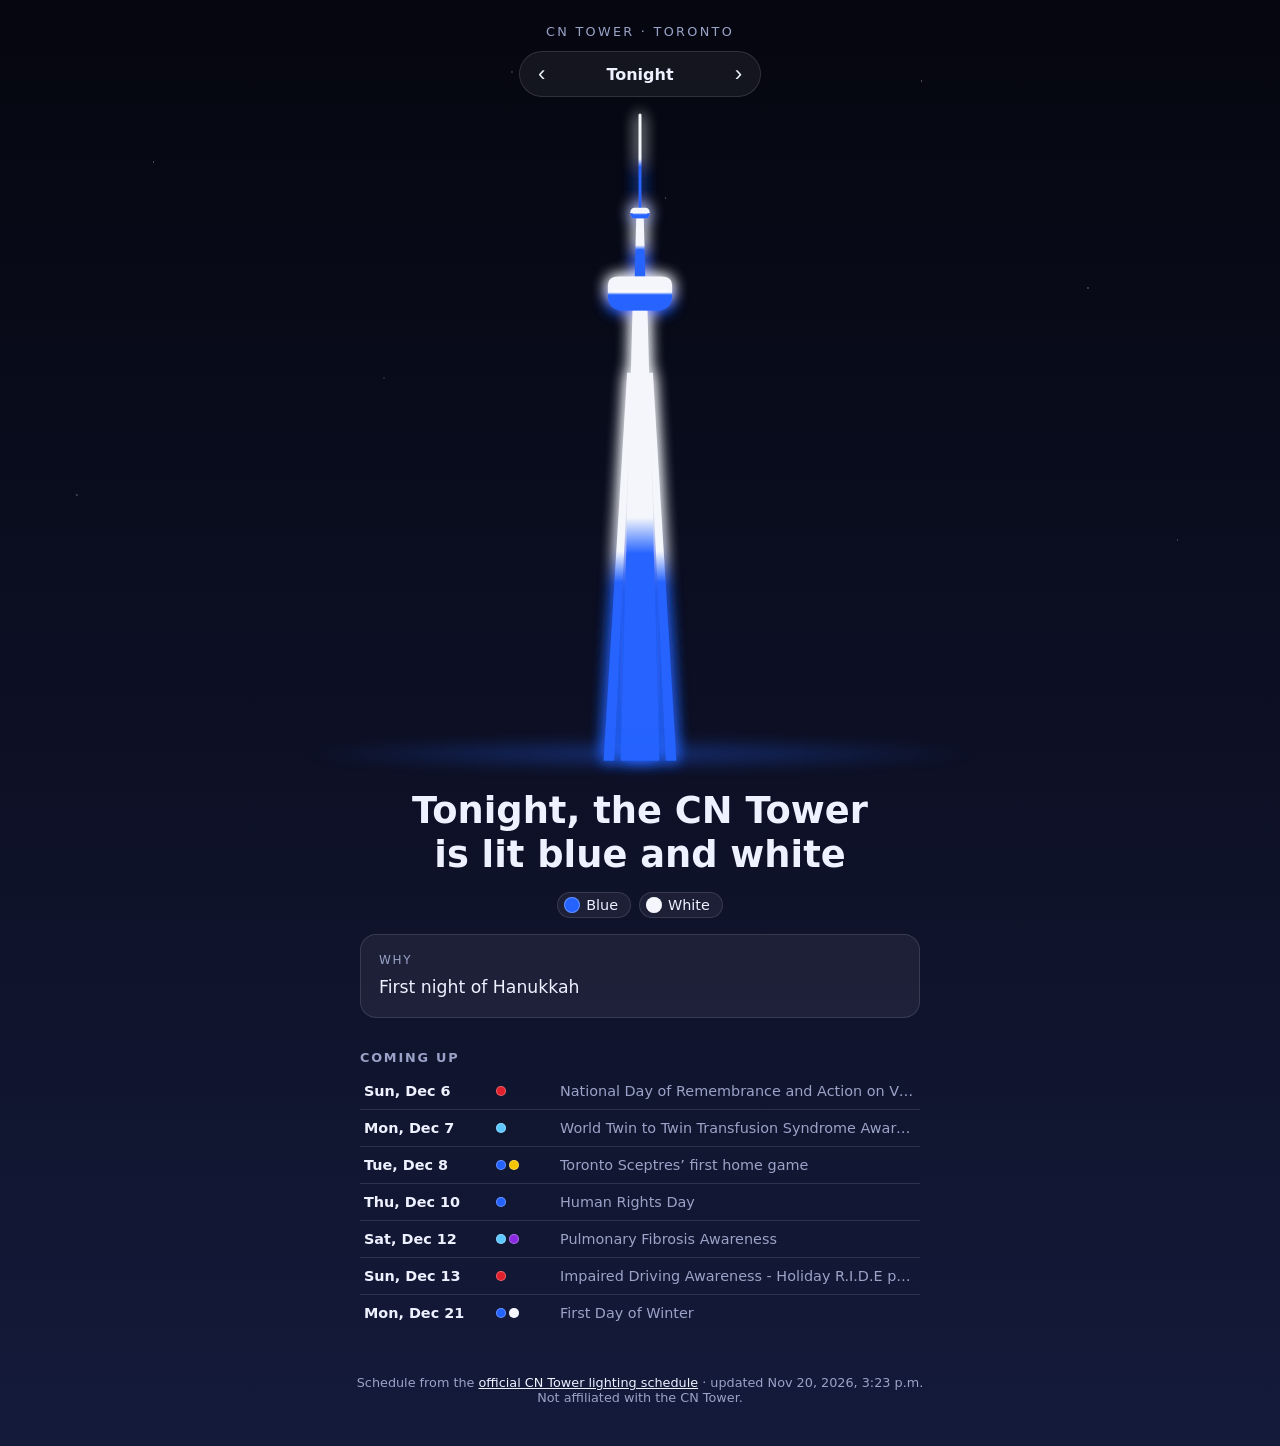
<file: index.html>
<!doctype html>
<html lang="en">
<head>
  <meta charset="utf-8">
  <meta name="viewport" content="width=device-width, initial-scale=1">
  <title>Why Is the CN Tower That Colour?</title>
  <meta name="description" content="Find out why the CN Tower is lit the colour it is tonight, or on any other night.">
  <link rel="icon" href="data:image/svg+xml,%3Csvg xmlns='http://www.w3.org/2000/svg' viewBox='0 0 32 32'%3E%3Cpath d='M15.6 1h.8v9h1.2l.4 4h1.5a2 2 0 0 1 0 3.4h-1.3L19 31h-6l.8-13.6h-1.3a2 2 0 0 1 0-3.4H14l.4-4h1.2z' fill='%23ff5fa2'/%3E%3C/svg%3E">
  <link rel="stylesheet" href="style.css">
</head>
<body>
  <div class="stars" aria-hidden="true"></div>

  <main>
    <header>
      <p class="eyebrow">CN Tower · Toronto</p>
      <nav class="night-nav" aria-label="Choose a night">
        <button id="prev" type="button" aria-label="Previous night">‹</button>
        <label class="date-pick">
          <span id="when">Tonight</span>
          <input id="date" type="date" aria-label="Pick a date">
        </label>
        <button id="next" type="button" aria-label="Next night">›</button>
      </nav>
    </header>

    <section class="scene">
      <!-- Shared shapes; each tower in #towers is a <use> of these with its own gradient. -->
      <svg width="0" height="0" class="defs" aria-hidden="true">
        <defs>
          <filter id="glow" x="-200%" y="-20%" width="500%" height="140%">
            <feGaussianBlur stdDeviation="7" result="b"/>
            <feMerge><feMergeNode in="b"/><feMergeNode in="b"/><feMergeNode in="SourceGraphic"/></feMerge>
          </filter>
          <symbol id="tower-shape" viewBox="30 0 140 620">
            <!-- antenna -->
            <rect x="98.6" y="8" width="2.8" height="92" rx="1.4"/>
            <!-- SkyPod -->
            <rect x="91" y="96" width="18" height="10" rx="4"/>
            <!-- upper shaft -->
            <polygon points="96.5,106 103.5,106 105,160 95,160"/>
            <!-- main pod -->
            <path d="M70 168 Q70 160 80 160 H120 Q130 160 130 168 V178 Q130 190 118 192 H82 Q70 190 70 178 Z"/>
            <!-- main shaft, three legs -->
            <polygon points="93,192 107,192 118,612 82,612"/>
            <polygon points="88,250 93,250 76,612 66,612"/>
            <polygon points="107,250 112,250 134,612 124,612"/>
          </symbol>
          <symbol id="tower-windows" viewBox="30 0 140 620">
            <rect x="74" y="172" width="52" height="3" rx="1.5"/>
            <rect x="93" y="100" width="14" height="2" rx="1"/>
          </symbol>
        </defs>
      </svg>
      <div id="towers" class="towers" role="img" aria-labelledby="headline"></div>
      <div class="ground" aria-hidden="true"></div>
    </section>

    <section class="story" aria-live="polite">
      <h1 id="headline">Loading tonight's lights…</h1>
      <div id="chips" class="chips"></div>
      <div id="reasons"></div>
    </section>

    <section class="upcoming" id="upcoming-wrap" hidden>
      <h2>Coming up</h2>
      <ol id="upcoming"></ol>
    </section>
  </main>

  <footer>
    <p>Schedule from the <a id="source" href="https://www.cntower.ca/lighting-schedule" rel="noopener">official CN Tower lighting schedule</a><span id="updated"></span><br>
    Not affiliated with the CN Tower.</p>
  </footer>

  <script src="app.js"></script>
</body>
</html>
</file>
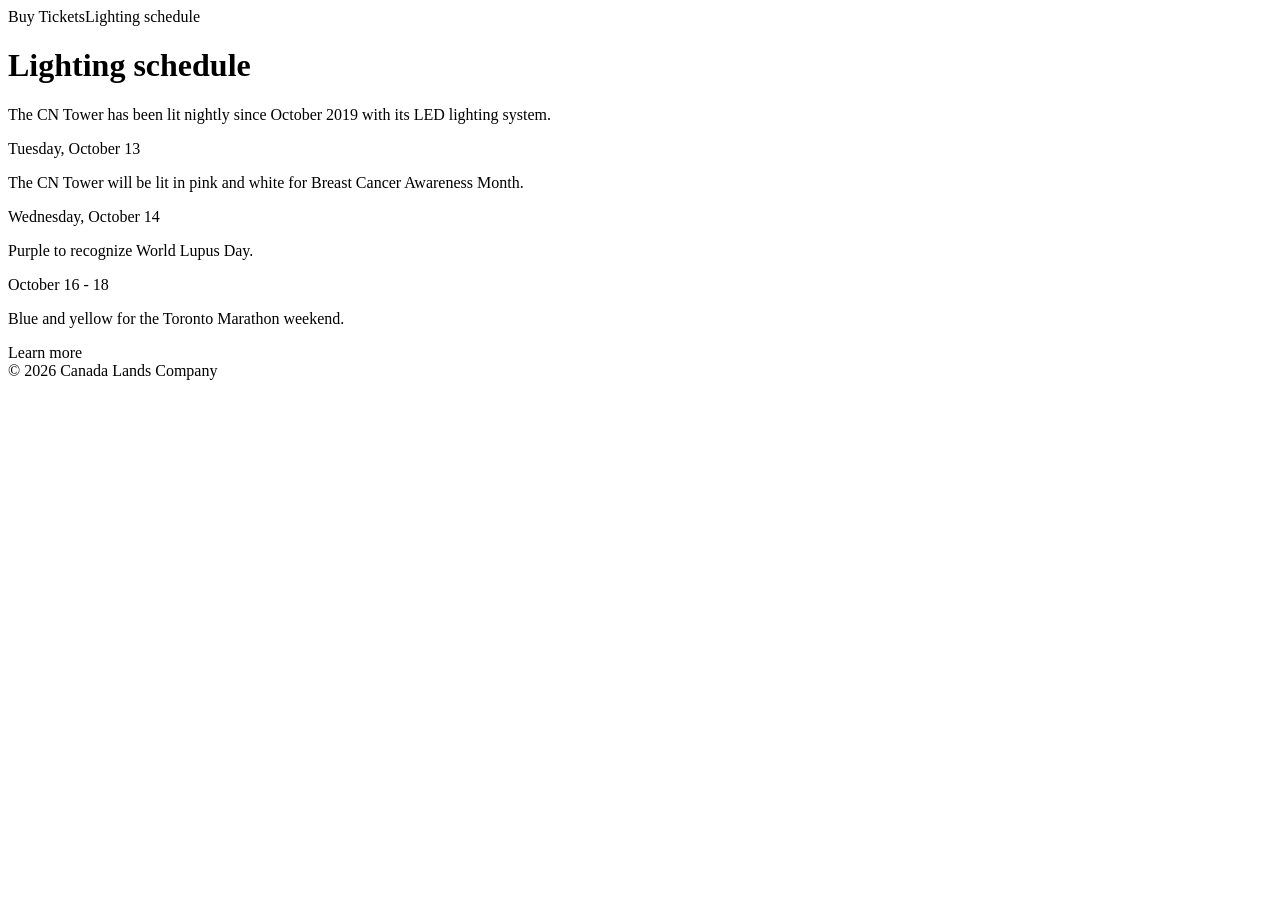
<file: tests/fixtures/cards.html>
<html><head><title>Lighting schedule | CN Tower</title><script>var x = "October 1 red";</script></head>
<body><nav><a>Buy Tickets</a><a>Lighting schedule</a></nav>
<main><h1>Lighting schedule</h1>
<p>The CN Tower has been lit nightly since October 2019 with its LED lighting system.</p>
<div class="views-row"><div class="date"><time datetime="2026-10-13T12:00:00Z">Tuesday, October 13</time></div>
  <div class="body"><p>The CN Tower will be lit in pink and white for Breast Cancer Awareness Month.</p></div></div>
<div class="views-row"><div class="date"><time datetime="2026-10-14T12:00:00Z">Wednesday, October 14</time></div>
  <div class="body"><p>Purple to recognize World Lupus Day.</p></div></div>
<div class="views-row"><div class="date">October 16 - 18</div>
  <div class="body"><p>Blue and yellow for the Toronto Marathon weekend.</p><a>Learn more</a></div></div>
</main><footer>© 2026 Canada Lands Company</footer></body></html>
</file>
<file: style.css>
:root {
  --sky-top: #05060f;
  --sky-bottom: #141a3a;
  --text: #eef1ff;
  --muted: #9aa3c7;
  --card: rgba(255, 255, 255, 0.06);
  --card-border: rgba(255, 255, 255, 0.12);
  --accent: #ff5fa2;
  --lit: #ffffff;
  color-scheme: dark;
}

* { box-sizing: border-box; }

html {
  min-height: 100%;
  background: linear-gradient(var(--sky-top), var(--sky-bottom));
  background-color: var(--sky-top);
}

body {
  margin: 0;
  min-height: 100vh;
  font-family: ui-sans-serif, system-ui, -apple-system, "Segoe UI", Roboto, sans-serif;
  color: var(--text);
  background: transparent;
  display: flex;
  flex-direction: column;
  overflow-x: hidden;
}

.stars {
  position: fixed;
  inset: 0;
  pointer-events: none;
  background-image:
    radial-gradient(1px 1px at 12% 18%, #fff8, transparent),
    radial-gradient(1px 1px at 72% 9%, #fff9, transparent),
    radial-gradient(1.5px 1.5px at 85% 32%, #fff6, transparent),
    radial-gradient(1px 1px at 30% 42%, #fff5, transparent),
    radial-gradient(1px 1px at 52% 22%, #fff7, transparent),
    radial-gradient(1.5px 1.5px at 6% 55%, #fff5, transparent),
    radial-gradient(1px 1px at 92% 60%, #fff6, transparent),
    radial-gradient(1px 1px at 40% 8%, #fff8, transparent);
}

main {
  flex: 1;
  width: 100%;
  max-width: 720px;
  margin: 0 auto;
  padding: 24px 16px 8px;
  position: relative;
}

header { text-align: center; }

.eyebrow {
  margin: 0 0 12px;
  font-size: 0.8rem;
  letter-spacing: 0.18em;
  text-transform: uppercase;
  color: var(--muted);
}

.night-nav {
  display: inline-flex;
  align-items: center;
  gap: 8px;
  background: var(--card);
  border: 1px solid var(--card-border);
  border-radius: 999px;
  padding: 4px;
}

.night-nav button {
  width: 36px;
  height: 36px;
  border: 0;
  border-radius: 50%;
  background: transparent;
  color: var(--text);
  font-size: 1.4rem;
  line-height: 1;
  cursor: pointer;
}
.night-nav button:hover, .night-nav button:focus-visible { background: var(--card-border); }

.date-pick {
  position: relative;
  min-width: 13ch;
  text-align: center;
  font-weight: 600;
  cursor: pointer;
}
.date-pick input {
  position: absolute;
  inset: 0;
  opacity: 0;
  width: 100%;
  cursor: pointer;
}
.date-pick:focus-within { outline: 2px solid var(--accent); outline-offset: 4px; border-radius: 6px; }

.scene {
  position: relative;
  display: flex;
  justify-content: center;
  margin: 8px 0 0;
}

.defs { position: absolute; }

.towers {
  display: flex;
  justify-content: center;
  align-items: flex-end;
  gap: 4px;
  width: 100%;
}

.towers svg {
  flex: 0 1 min(150px, 34vw);
  min-width: 0;
  height: auto;
  overflow: visible;
  transition: opacity 0.25s;
}

.towers .lit { filter: url(#glow); }
.towers .rainbow { animation: hue 10s linear infinite; }
.towers .dark .lit { fill: #2a2f4a; filter: none; }
.towers .windows { fill: #fff; opacity: 0.55; }
.towers.focus svg:not(.active) { opacity: 0.3; }

@keyframes hue { to { filter: hue-rotate(360deg); } }

.ground {
  position: absolute;
  bottom: -2px;
  left: 50%;
  transform: translateX(-50%);
  width: 100%;
  height: 34px;
  background: radial-gradient(ellipse at center, color-mix(in srgb, var(--lit) 35%, transparent), transparent 70%);
  filter: blur(6px);
  pointer-events: none;
}

.story { text-align: center; margin-top: 20px; }

h1 {
  font-size: clamp(1.5rem, 5vw, 2.3rem);
  line-height: 1.2;
  margin: 0 0 14px;
  text-wrap: balance;
}

.chips {
  display: flex;
  flex-wrap: wrap;
  justify-content: center;
  gap: 8px;
  margin-bottom: 16px;
}
.chip {
  display: inline-flex;
  align-items: center;
  gap: 6px;
  padding: 4px 12px 4px 6px;
  border-radius: 999px;
  background: var(--card);
  border: 1px solid var(--card-border);
  font-size: 0.9rem;
  text-transform: capitalize;
}
.chip i {
  width: 16px;
  height: 16px;
  border-radius: 50%;
}

.reason {
  transition: border-color 0.25s;
  background: var(--card);
  border: 1px solid var(--card-border);
  border-radius: 16px;
  padding: 16px 18px;
  margin: 0 auto 12px;
  max-width: 560px;
  text-align: left;
}
.reason.active { border-color: color-mix(in srgb, var(--text) 45%, transparent); }
.reason .label {
  display: flex;
  align-items: center;
  gap: 4px;
  font-size: 0.75rem;
  letter-spacing: 0.14em;
  text-transform: uppercase;
  color: var(--muted);
  margin: 0 0 6px;
}
.reason .label i { width: 10px; height: 10px; border-radius: 50%; flex: none; }
.reason .label i:last-of-type { margin-right: 4px; }
.chip i, .dots i, .reason .label i { box-shadow: inset 0 0 0 1px rgba(255, 255, 255, 0.3); }
.reason p { margin: 0; font-size: 1.08rem; line-height: 1.5; }
.reason .range { margin-top: 8px; font-size: 0.85rem; color: var(--muted); }

.upcoming { margin: 32px auto 0; max-width: 560px; }
.upcoming h2 {
  font-size: 0.8rem;
  letter-spacing: 0.14em;
  text-transform: uppercase;
  color: var(--muted);
  margin: 0 0 8px;
}
.upcoming ol { list-style: none; margin: 0; padding: 0; }
.upcoming li + li { border-top: 1px solid var(--card-border); }
.upcoming button {
  display: grid;
  grid-template-columns: 7.5rem 3.25rem 1fr;
  align-items: center;
  gap: 12px;
  width: 100%;
  padding: 10px 4px;
  border: 0;
  background: none;
  color: inherit;
  font: inherit;
  text-align: left;
  cursor: pointer;
}
.upcoming button:hover .desc, .upcoming button:focus-visible .desc { color: var(--text); }
.upcoming .day { font-weight: 600; font-size: 0.9rem; }
.upcoming .dots { display: flex; gap: 3px; }
.upcoming .dots i { width: 10px; height: 10px; border-radius: 50%; }
.upcoming .desc {
  color: var(--muted);
  font-size: 0.9rem;
  overflow: hidden;
  text-overflow: ellipsis;
  white-space: nowrap;
  min-width: 0;
}

footer {
  text-align: center;
  font-size: 0.8rem;
  color: var(--muted);
  padding: 24px 16px 28px;
}
footer a { color: var(--text); }

@media (max-width: 480px) {
  .upcoming button { grid-template-columns: 5.6rem 3.25rem 1fr; gap: 8px; }
}

@media (prefers-reduced-motion: reduce) {
  .towers .rainbow { animation: none; }
}
</file>
